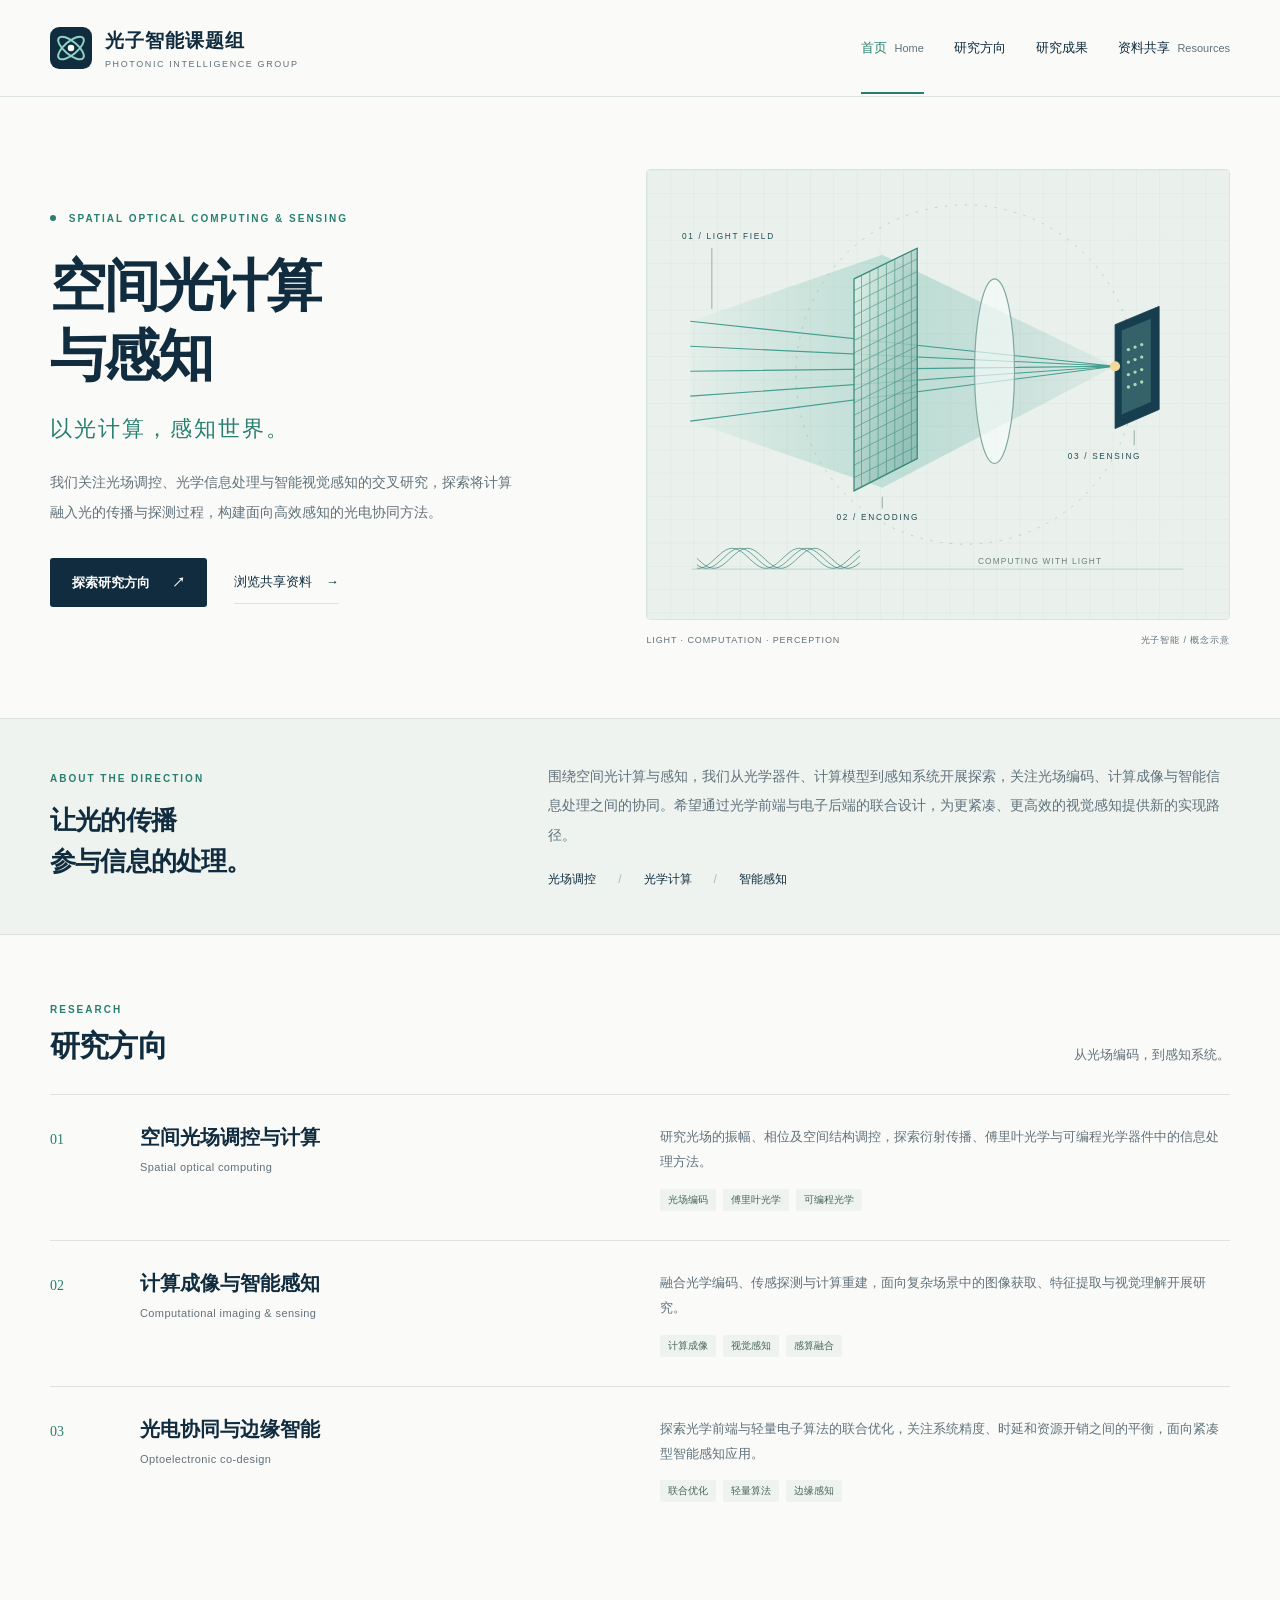
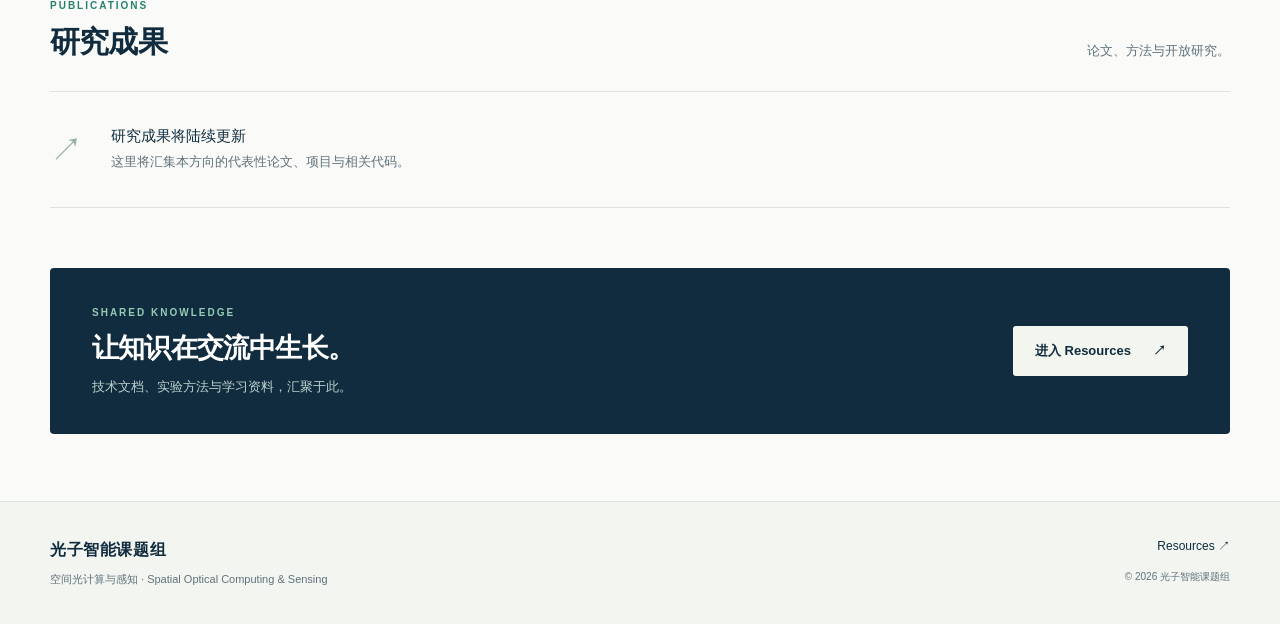
<file: index.html>
<!doctype html><html lang="zh-CN"><head><meta charset="utf-8"><meta name="viewport" content="width=device-width,initial-scale=1"><meta name="description" content="光子智能课题组空间光计算与感知研究方向主页，分享光场调控、计算成像、光电协同研究与技术资源。"><meta name="theme-color" content="#102c3e"><title>空间光计算与感知 · 光子智能课题组</title><link rel="icon" type="image/svg+xml" href="assets/favicon.svg"><link rel="stylesheet" href="assets/styles.css"><script src="assets/site-data.js" defer></script><script src="assets/app.js" defer></script></head><body><a class="skip" href="#main">跳至主要内容</a>
<header class="header"><div class="container header-inner"><a class="brand" href="index.html" aria-label="光子智能课题组首页"><img src="assets/favicon.svg" alt="" width="42" height="42"><span><strong data-text="name">光子智能课题组</strong><small data-text="englishName">PHOTONIC INTELLIGENCE GROUP</small></span></a><button class="menu-toggle" type="button" aria-label="展开导航" aria-controls="nav" aria-expanded="false">菜单 <span aria-hidden="true">☰</span></button><nav id="nav" aria-label="主导航"><a href="index.html" aria-current="page">首页 <span>Home</span></a><a href="index.html#research">研究方向</a><a href="index.html#publications">研究成果</a><a href="resources.html" >资料共享 <span>Resources</span></a></nav></div></header><main id="main">
<section class="hero container"><div class="hero-copy"><p class="eyebrow"><span></span> SPATIAL OPTICAL COMPUTING & SENSING</p><h1 data-text="headline">空间光计算<br>与感知</h1><p class="tagline" data-text="tagline">以光计算，感知世界。</p><p class="intro" data-text="intro">我们关注光场调控、光学信息处理与智能视觉感知的交叉研究，探索将计算融入光的传播与探测过程，构建面向高效感知的光电协同方法。</p><div class="actions"><a class="button primary" href="#research">探索研究方向 <span aria-hidden="true">↗</span></a><a class="text-link" href="resources.html">浏览共享资料 <span aria-hidden="true">→</span></a></div></div><figure class="hero-art"><img src="assets/optical-field.svg" alt="光场通过编码平面与光学器件，到达探测器的概念示意"><figcaption><span>LIGHT · COMPUTATION · PERCEPTION</span><span>光子智能 / 概念示意</span></figcaption></figure></section>
<section class="about-band"><div class="container about-layout"><div><p class="eyebrow">ABOUT THE DIRECTION</p><h2>让光的传播<br>参与信息的处理。</h2></div><div><p data-text="about">围绕空间光计算与感知，我们从光学器件、计算模型到感知系统开展探索，关注光场编码、计算成像与智能信息处理之间的协同。希望通过光学前端与电子后端的联合设计，为更紧凑、更高效的视觉感知提供新的实现路径。</p><div class="keywords"><span>光场调控</span><i>/</i><span>光学计算</span><i>/</i><span>智能感知</span></div></div></div></section>
<section class="container section" id="research"><div class="section-head"><div><p class="eyebrow">RESEARCH</p><h2>研究方向</h2></div><p>从光场编码，到感知系统。</p></div><div id="research-list"></div><noscript><p>本页研究详情需要启用 JavaScript。研究方向包括空间光场调控与计算、计算成像与智能感知、光电协同与边缘智能。</p></noscript></section>
<section class="container section publications" id="publications"><div class="section-head"><div><p class="eyebrow">PUBLICATIONS</p><h2>研究成果</h2></div><p>论文、方法与开放研究。</p></div><div id="publication-list"><div class="empty-publications"><span class="line-icon" aria-hidden="true">↗</span><div><h3>研究成果将陆续更新</h3><p>这里将汇集本方向的代表性论文、项目与相关代码。</p></div></div></div></section>
<section class="container resource-callout"><div><p class="eyebrow">SHARED KNOWLEDGE</p><h2>让知识在交流中生长。</h2><p>技术文档、实验方法与学习资料，汇聚于此。</p></div><a class="button light" href="resources.html">进入 Resources <span aria-hidden="true">↗</span></a></section>
</main><footer class="footer"><div class="container footer-inner"><div><strong data-text="name">光子智能课题组</strong><p>空间光计算与感知 · Spatial Optical Computing & Sensing</p><p id="affiliation" hidden></p></div><div class="footer-links"><a href="resources.html">Resources ↗</a><a id="contact-link" hidden>联系课题组 ↗</a><a id="github-link" target="_blank" rel="noopener noreferrer" hidden>GitHub ↗</a><small>© <span id="year">2026</span> <span data-text="name">光子智能课题组</span></small></div></div></footer></body></html>
</file>
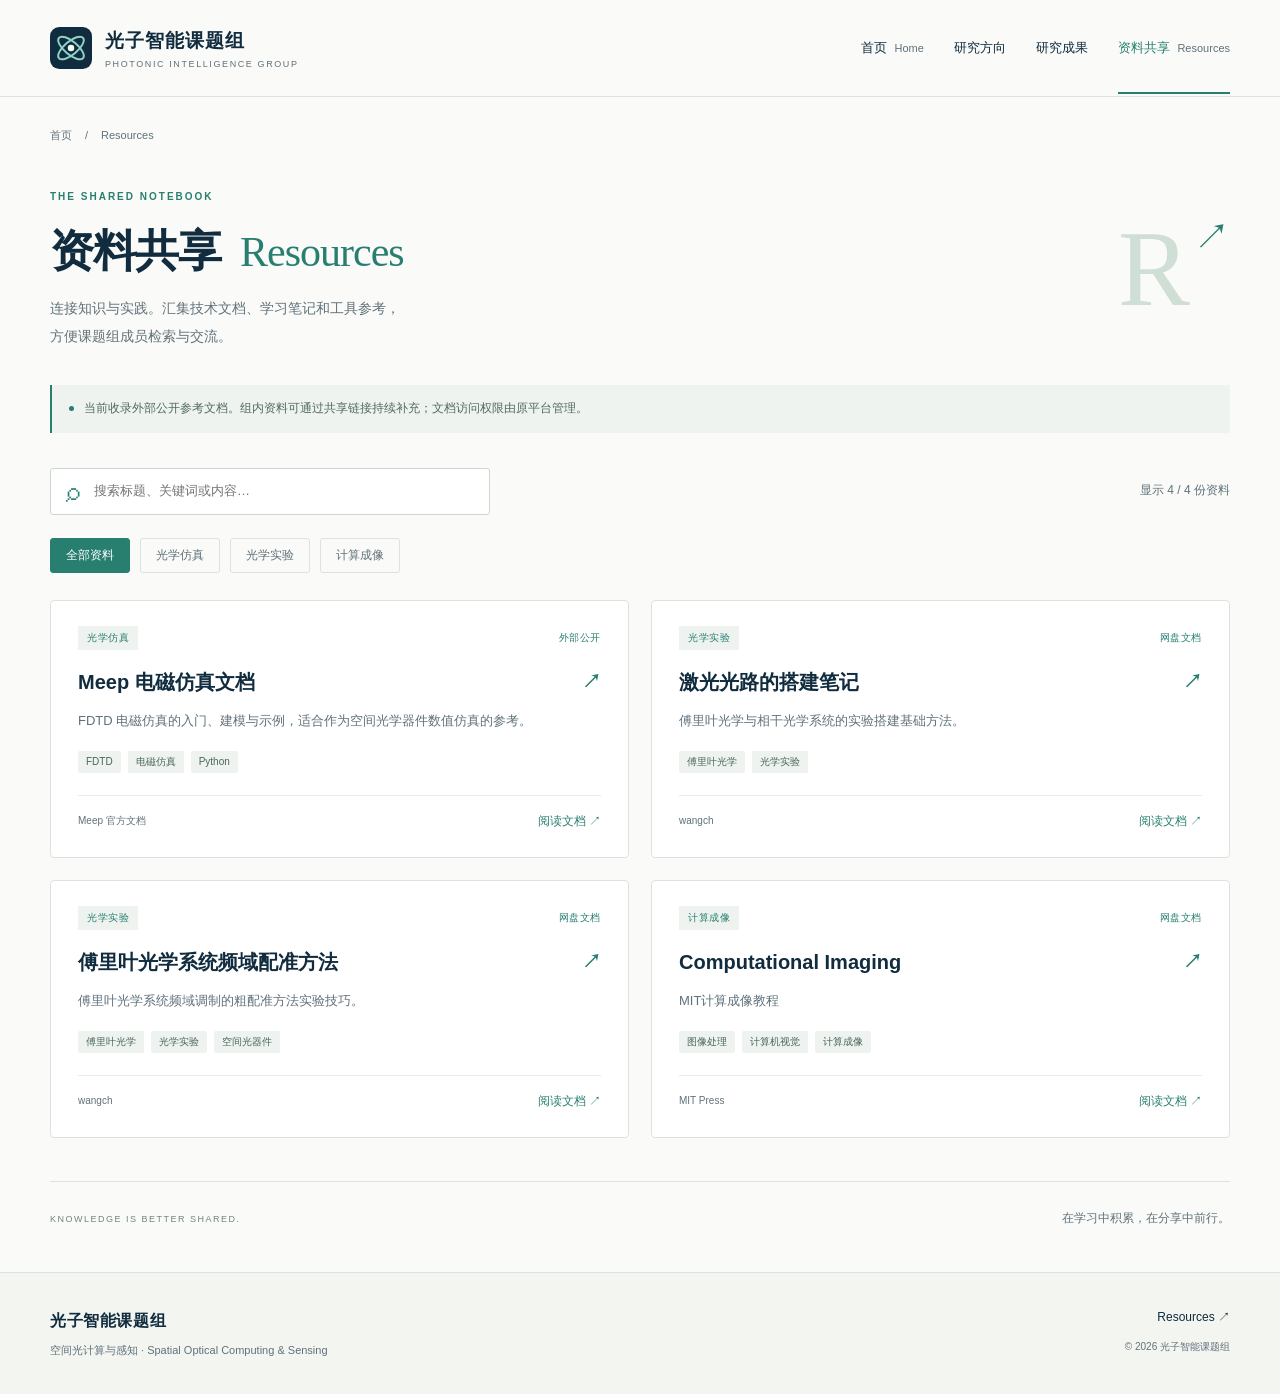
<file: resources.html>
<!doctype html><html lang="zh-CN"><head><meta charset="utf-8"><meta name="viewport" content="width=device-width,initial-scale=1"><meta name="description" content="光子智能课题组空间光计算与感知研究方向主页，分享光场调控、计算成像、光电协同研究与技术资源。"><meta name="theme-color" content="#102c3e"><title>Resources 资料共享 · 光子智能课题组</title><link rel="icon" type="image/svg+xml" href="assets/favicon.svg"><link rel="stylesheet" href="assets/styles.css"><script src="assets/site-data.js" defer></script><script src="assets/app.js" defer></script></head><body><a class="skip" href="#main">跳至主要内容</a>
<header class="header"><div class="container header-inner"><a class="brand" href="index.html" aria-label="光子智能课题组首页"><img src="assets/favicon.svg" alt="" width="42" height="42"><span><strong data-text="name">光子智能课题组</strong><small data-text="englishName">PHOTONIC INTELLIGENCE GROUP</small></span></a><button class="menu-toggle" type="button" aria-label="展开导航" aria-controls="nav" aria-expanded="false">菜单 <span aria-hidden="true">☰</span></button><nav id="nav" aria-label="主导航"><a href="index.html" >首页 <span>Home</span></a><a href="index.html#research">研究方向</a><a href="index.html#publications">研究成果</a><a href="resources.html" aria-current="page">资料共享 <span>Resources</span></a></nav></div></header><main id="main" class="container resources-main"><div class="breadcrumb"><a href="index.html">首页</a><span>/</span> Resources</div><section class="resource-heading"><div><p class="eyebrow">THE SHARED NOTEBOOK</p><h1>资料共享<span>Resources</span></h1><p>连接知识与实践。汇集技术文档、学习笔记和工具参考，<br class="desktop-break">方便课题组成员检索与交流。</p></div><div class="resource-mark" aria-hidden="true">R<span>↗</span></div></section>
<div class="resource-note"><span class="note-dot" aria-hidden="true"></span><p>当前收录外部公开参考文档。组内资料可通过共享链接持续补充；文档访问权限由原平台管理。</p></div>
<section class="resource-browser" aria-label="共享资料检索"><div class="search-row"><label class="search-box"><span aria-hidden="true">⌕</span><input type="search" id="resource-search" placeholder="搜索标题、关键词或内容…" aria-label="搜索资料"></label><span id="resource-count" role="status" aria-live="polite"></span></div><div class="filters" id="resource-filters" aria-label="按分类筛选"></div><div id="resource-list" class="resource-grid"></div><div id="resource-empty" class="search-empty" hidden><h2>暂未找到相关资料</h2><p>试试其他关键词，或清除筛选条件。</p><button type="button" id="reset-search" class="button primary">清除筛选</button></div><noscript><p>搜索与分类需要启用 JavaScript。您也可以直接访问以下参考资料：</p><ul><li><a href="https://meep.readthedocs.io/en/stable/">Meep 文档</a></li><li><a href="https://numpy.org/doc/stable/reference/routines.fft.html">NumPy FFT 文档</a></li><li><a href="https://pytorch.org/tutorials/">PyTorch 教程</a></li><li><a href="https://docs.opencv.org/4.x/">OpenCV 文档</a></li></ul></noscript></section>
<div class="resources-footnote"><span>KNOWLEDGE IS BETTER SHARED.</span><p>在学习中积累，在分享中前行。</p></div></main><footer class="footer"><div class="container footer-inner"><div><strong data-text="name">光子智能课题组</strong><p>空间光计算与感知 · Spatial Optical Computing & Sensing</p><p id="affiliation" hidden></p></div><div class="footer-links"><a href="resources.html">Resources ↗</a><a id="contact-link" hidden>联系课题组 ↗</a><a id="github-link" target="_blank" rel="noopener noreferrer" hidden>GitHub ↗</a><small>© <span id="year">2026</span> <span data-text="name">光子智能课题组</span></small></div></div></footer></body></html>
</file>
<file: assets/styles.css>
@charset "UTF-8";
:root{--ink:#102c3e;--muted:#60717b;--teal:#287f70;--paper:#fafbf8;--line:#dce3df;--soft:#eef3ef;--white:#fff;--font:Arial,"PingFang SC","Microsoft YaHei","Noto Sans CJK SC",sans-serif}
*{box-sizing:border-box}html{scroll-behavior:smooth;scroll-padding-top:110px}body{margin:0;color:var(--ink);background:var(--paper);font-family:var(--font);font-size:15px;line-height:1.8;-webkit-font-smoothing:antialiased}a{color:inherit;text-decoration:none}button,input{font:inherit}button,a,input{-webkit-tap-highlight-color:transparent}button{cursor:pointer}img{max-width:100%;display:block}h1,h2,h3,p,figure{margin:0}h1,h2,h3{line-height:1.35}h2{font-size:30px;letter-spacing:-.8px}p{color:var(--muted)}[hidden]{display:none!important}.container{width:min(1180px,calc(100% - 80px));margin-inline:auto}.header{position:sticky;top:0;z-index:20;background:rgba(250,251,248,.97);border-bottom:1px solid var(--line)}.header-inner{min-height:96px;display:flex;justify-content:space-between;align-items:center;gap:28px}.brand{display:flex;gap:13px;align-items:center;flex-shrink:0}.brand strong{display:block;font-size:19px;letter-spacing:1px}.brand small{display:block;font-size:9px;letter-spacing:1.6px;line-height:1.5;color:var(--muted)}nav{display:flex;gap:30px;align-items:center}nav a{font-size:13px;position:relative;padding:34px 0}nav a span{font-size:11px;margin-left:4px;color:var(--muted)}nav a[aria-current=page]{color:var(--teal)}nav a[aria-current=page]:after{content:"";height:2px;position:absolute;bottom:0;left:0;right:0;background:var(--teal)}nav a:hover,.text-link:hover,.footer a:hover{color:var(--teal)}.menu-toggle{display:none}.hero{display:grid;grid-template-columns:1fr 1.08fr;align-items:center;gap:56px;padding-top:72px;padding-bottom:70px}.eyebrow{font-size:10px;letter-spacing:2px;font-weight:700;color:var(--teal);line-height:1.8}.eyebrow>span{display:inline-block;width:6px;height:6px;background:var(--teal);border-radius:50%;margin:0 8px 1px 0}.hero h1{white-space:pre-line;font-size:56px;letter-spacing:-2px;font-weight:700;max-width:410px;line-height:1.25;margin:23px 0 18px}.tagline{font-size:22px;color:var(--teal);letter-spacing:2px;margin-bottom:20px}.intro{font-size:14px;line-height:2.1;max-width:470px}.actions{display:flex;align-items:center;gap:27px;margin-top:31px}.button{display:inline-flex;align-items:center;justify-content:center;gap:22px;padding:12px 21px;border:1px solid transparent;font-size:13px;font-weight:600;border-radius:3px;transition:background .15s,transform .15s}.button:hover{transform:translateY(-2px)}.primary{background:var(--ink);color:#fff}.primary:hover{background:var(--teal)}.text-link{font-size:13px;border-bottom:1px solid var(--line);padding:9px 0}.text-link span{margin-left:10px}.hero-art img{width:100%;border:1px solid #dae5dd;border-radius:4px}.hero-art figcaption{display:flex;justify-content:space-between;margin-top:12px;font-size:9px;letter-spacing:.9px;color:var(--muted);gap:10px}.about-band{background:var(--soft);padding:43px 0;border-block:1px solid var(--line)}.about-layout{display:grid;grid-template-columns:1fr 1.65fr;gap:85px;align-items:center}.about-layout h2{font-size:26px;line-height:1.6;margin-top:12px}.about-layout p:not(.eyebrow){font-size:14px;line-height:2.1}.keywords{display:flex;gap:22px;font-size:12px;margin-top:19px}.keywords i{font-style:normal;color:#a9beb3}.section{padding-top:66px;scroll-margin-top:10px}.section-head{display:flex;align-items:flex-end;justify-content:space-between;gap:20px;margin-bottom:28px}.section-head h2{margin-top:7px}.section-head>p{font-size:13px}.research-item{display:grid;grid-template-columns:65px 1fr 1.15fr;gap:25px;padding:29px 0;border-top:1px solid var(--line);align-items:start}.research-number{font-size:14px;font-family:Georgia,serif;color:var(--teal);padding-top:3px}.research-item h3{font-size:20px;margin-bottom:7px}.research-english{font-size:11px;letter-spacing:.4px}.research-description{font-size:13px;line-height:1.95}.tags{display:flex;flex-wrap:wrap;gap:7px;margin-top:14px}.tags span{font-size:10px;color:#49645d;background:var(--soft);padding:2px 8px;border-radius:2px}.publications{padding-bottom:60px}.empty-publications{border-block:1px solid var(--line);padding:28px 0;display:flex;align-items:center;gap:28px}.line-icon{font-size:33px;color:#9aafa6}.empty-publications h3{font-size:15px;font-weight:500;margin-bottom:4px}.empty-publications p{font-size:13px}.publication{border-top:1px solid var(--line);padding:25px 0;display:grid;grid-template-columns:70px 1fr;gap:20px}.publication h3{font-size:18px}.publication p{font-size:13px;margin:8px 0}.publication-links{display:flex;gap:20px;color:var(--teal);font-size:13px}.resource-callout{background:var(--ink);color:#fff;padding:36px 42px;display:flex;align-items:center;justify-content:space-between;gap:30px;margin-bottom:67px;border-radius:4px}.resource-callout .eyebrow{color:#96cbb8}.resource-callout h2{font-size:27px;margin:8px 0}.resource-callout p:not(.eyebrow){color:#bdd0ce;font-size:13px}.light{background:#f3f6ef;color:var(--ink);flex-shrink:0}.footer{border-top:1px solid var(--line);padding:34px 0;background:#f3f5f0}.footer-inner{display:flex;justify-content:space-between;gap:30px}.footer strong{font-size:16px;letter-spacing:.6px}.footer p{font-size:11px;margin-top:5px}.footer-links{display:flex;align-items:flex-end;flex-direction:column;font-size:12px;gap:5px}.footer small{font-size:10px;color:var(--muted);margin-top:5px}.skip{position:absolute;left:20px;top:-100px;background:var(--ink);color:white;padding:10px 20px;z-index:100}.skip:focus{top:8px}:focus-visible{outline:3px solid #399b86;outline-offset:5px}.breadcrumb{display:flex;gap:13px;color:var(--muted);font-size:11px;padding-top:29px}.breadcrumb a:hover{text-decoration:underline}.resource-heading{display:flex;justify-content:space-between;align-items:center;padding:42px 0 35px}.resource-heading h1{font-size:44px;letter-spacing:-1.5px;margin:15px 0}.resource-heading h1 span{font-family:Georgia,serif;font-weight:400;font-size:42px;margin-left:20px;color:var(--teal);letter-spacing:-1px}.resource-heading>div>p:not(.eyebrow){font-size:14px;line-height:1.95}.resource-mark{font-family:Georgia,serif;font-size:108px;line-height:1;color:#cfdfd5;position:relative;padding-right:40px}.resource-mark span{font-family:Arial,sans-serif;position:absolute;right:0;top:4px;font-size:36px;color:var(--teal)}.resource-note{display:flex;align-items:flex-start;gap:10px;background:var(--soft);border-left:2px solid var(--teal);padding:13px 17px}.resource-note p{font-size:12px;color:#506a61}.note-dot{width:5px;height:5px;background:var(--teal);border-radius:50%;margin-top:8px;flex-shrink:0}.resource-browser{padding-top:35px}.search-row{display:flex;align-items:center;justify-content:space-between;gap:20px}.search-box{border:1px solid #cbd8d0;border-radius:3px;background:#fff;display:flex;align-items:center;gap:12px;width:440px;max-width:100%;padding:9px 15px}.search-box>span{font-size:27px;color:var(--teal);line-height:1}.search-box input{background:none;border:0;outline:0;width:100%;min-width:0;font-size:13px;color:var(--ink)}.search-box:focus-within{outline:2px solid var(--teal);outline-offset:2px}#resource-count{font-size:12px;color:var(--muted);white-space:nowrap}.filters{display:flex;flex-wrap:wrap;gap:10px;margin:23px 0 27px}.filter{border:1px solid var(--line);background:transparent;color:var(--muted);font-size:12px;padding:6px 15px;border-radius:3px}.filter[aria-pressed=true]{color:#fff;background:var(--teal);border-color:var(--teal)}.filter:hover{border-color:var(--teal)}.resource-grid{display:grid;grid-template-columns:1fr 1fr;gap:22px}.resource-card{background:#fff;border:1px solid var(--line);border-radius:4px;padding:25px 27px;position:relative;display:flex;flex-direction:column;transition:border-color .2s,box-shadow .2s}.resource-card:hover{border-color:#83aa9c;box-shadow:0 7px 22px #193c3210}.resource-card-top{display:flex;justify-content:space-between;align-items:center;margin-bottom:19px;color:var(--teal);font-size:10px;letter-spacing:.6px}.resource-card-top>span:first-child{background:var(--soft);padding:3px 9px}.resource-card h2{font-size:20px;letter-spacing:0;padding-right:20px;margin-bottom:12px}.resource-card h2 a:after{content:"↗";position:absolute;right:27px;font-size:19px;color:var(--teal)}.resource-card h2 a:hover{color:var(--teal);text-decoration:underline;text-underline-offset:4px}.resource-card .description{font-size:13px;line-height:1.95}.resource-card .tags{margin-top:17px;margin-bottom:22px}.resource-card-bottom{margin-top:auto;border-top:1px solid #e8ede8;padding-top:15px;display:flex;align-items:center;justify-content:space-between;gap:10px;font-size:10px;color:var(--muted)}.resource-card-bottom a{color:var(--teal);font-size:12px}.resource-card-bottom a:hover{text-decoration:underline}.resources-footnote{display:flex;align-items:center;justify-content:space-between;border-top:1px solid var(--line);margin-top:43px;padding:26px 0 42px;gap:20px}.resources-footnote span{font-size:9px;letter-spacing:1.5px;color:#73847a}.resources-footnote p{font-size:12px}.search-empty{padding:60px 20px;text-align:center;border:1px dashed var(--line)}.search-empty h2{font-size:22px}.search-empty p{margin:12px 0 23px;font-size:14px}
@media(min-width:1500px){.hero{padding-block:90px}.hero h1{font-size:62px}}
@media(max-width:1050px){.container{width:calc(100% - 48px)}nav{gap:20px}nav a span{display:none}.hero{gap:30px;padding-block:50px}.hero h1{font-size:45px}.hero .eyebrow{font-size:9px;letter-spacing:1px}.hero-art figcaption{font-size:8px;letter-spacing:0}.actions{gap:18px}.about-layout{gap:45px}.research-item{grid-template-columns:40px 1fr 1.2fr;gap:20px}}
@media(max-width:720px){.container{width:calc(100% - 40px)}.header-inner{min-height:78px;flex-wrap:wrap;gap:0}.brand img{width:34px;height:34px}.brand strong{font-size:17px}.brand small{font-size:8px;letter-spacing:1px}.brand{gap:10px}.menu-toggle{display:block;background:none;border:1px solid var(--line);color:var(--ink);border-radius:3px;padding:5px 9px;font-size:11px}.menu-toggle span{margin-left:5px}nav{display:none;width:100%;padding-bottom:12px;gap:0;flex-wrap:wrap}nav.open{display:flex}nav a{padding:10px 0;width:50%;font-size:12px}nav a[aria-current=page]:after{right:45px}.hero{grid-template-columns:1fr;gap:32px;padding-block:41px}.hero h1{font-size:46px;max-width:330px;line-height:1.3;margin-top:17px}.tagline{font-size:21px;margin-bottom:16px}.intro{font-size:13px}.hero-art{max-width:540px}.hero-art figcaption{font-size:8px}.actions{margin-top:26px}.about-band{padding:31px 0}.about-layout{grid-template-columns:1fr;gap:20px}.about-layout h2{font-size:24px}.about-layout h2 br{display:none}.about-layout p:not(.eyebrow){font-size:13px}.section{padding-top:44px}.section-head{align-items:flex-start;flex-direction:column;gap:10px;margin-bottom:22px}h2{font-size:27px}.section-head>p{font-size:12px}.research-item{grid-template-columns:27px 1fr;gap:12px;padding:24px 0}.research-item h3{font-size:19px}.research-detail{grid-column:2}.research-description{font-size:13px}.publications{padding-bottom:39px}.empty-publications{gap:17px}.empty-publications p{font-size:12px}.resource-callout{padding:27px 24px;flex-direction:column;align-items:flex-start;gap:24px;margin-bottom:42px}.resource-callout h2{font-size:24px}.footer-inner{flex-direction:column;gap:19px}.footer-links{align-items:flex-start}.resource-heading{padding:31px 0 25px}.resource-heading h1{font-size:34px}.resource-heading h1 span{display:block;font-size:32px;margin:6px 0 0}.resource-heading>div>p:not(.eyebrow){font-size:13px}.resource-mark{display:none}.desktop-break{display:none}.resource-note p{font-size:11px}.search-row{flex-direction:column;align-items:flex-start;gap:13px}.search-box{width:100%}.filters{gap:8px;margin:18px 0 22px}.filter{font-size:11px;padding:5px 11px}.resource-grid{grid-template-columns:1fr;gap:17px}.resource-card{padding:23px}.resource-card h2{font-size:19px}.resource-card h2 a:after{right:23px}.resources-footnote{align-items:flex-start;flex-direction:column;gap:6px;padding-bottom:30px}.publication{grid-template-columns:1fr;gap:8px}}
@media(prefers-reduced-motion:reduce){html{scroll-behavior:auto}*{transition:none!important}}
</file>
